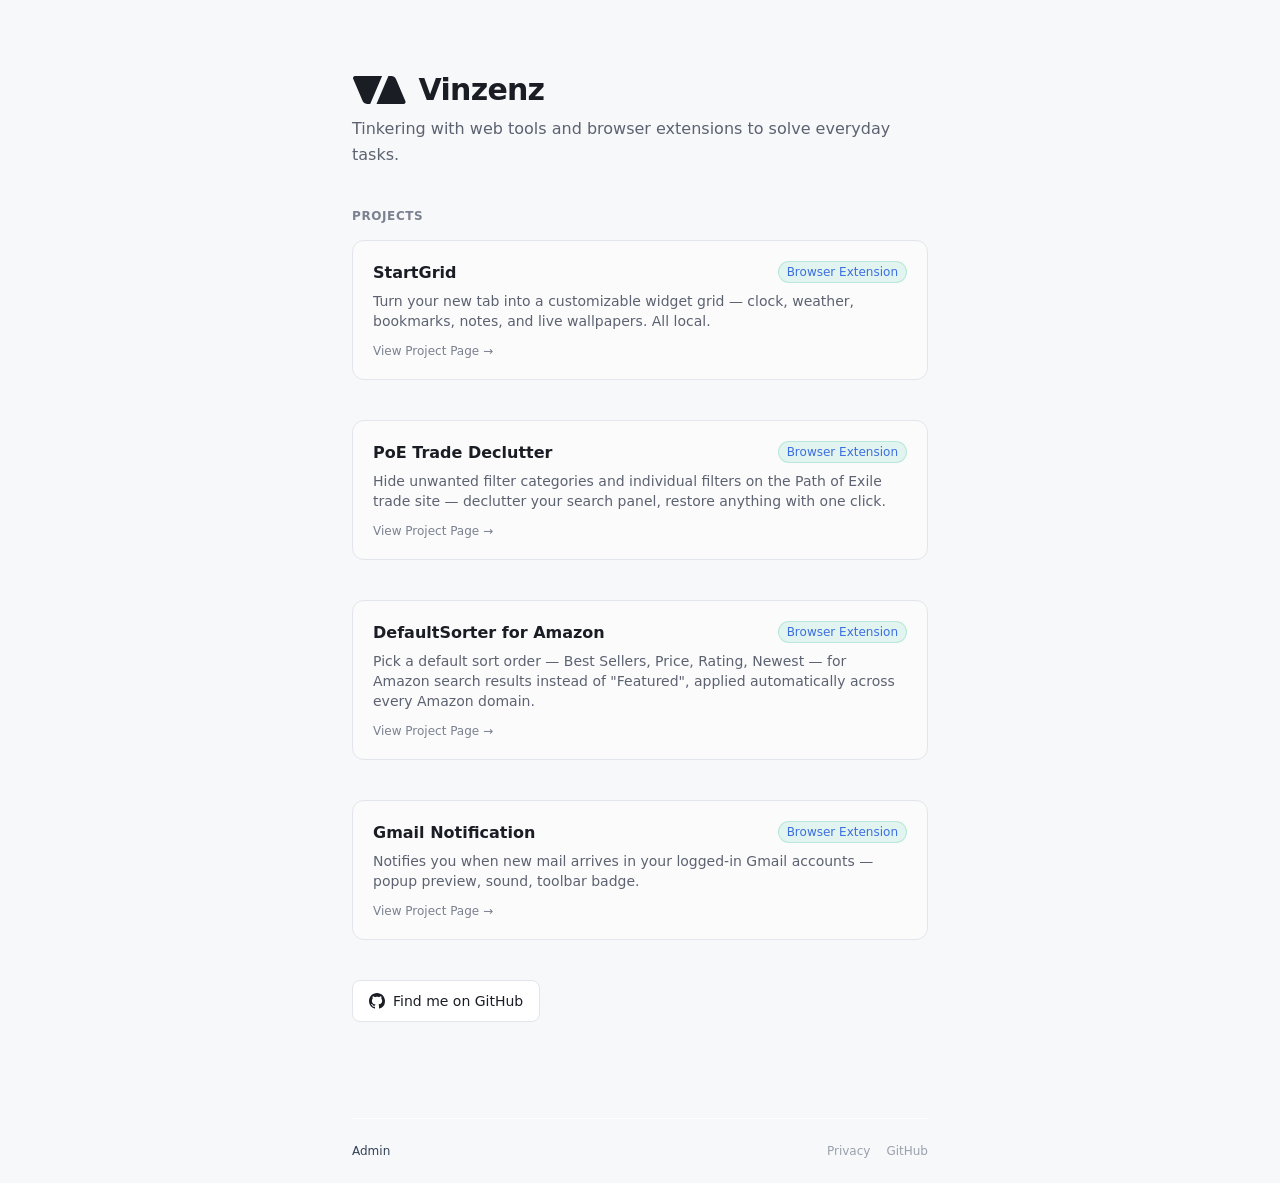
<file: index.html>
<!DOCTYPE html>
<html lang="de">
<head>
    <meta charset="UTF-8">
    <meta name="viewport" content="width=device-width, initial-scale=1.0">
    <title>Vinzenz – Software & Web Extensions</title>
    <!-- SVG-Favicon -->
    <link rel="icon" type="image/svg+xml" href="./assets/icons/favicon.svg">
    <!-- PNG-Fallback für ältere Browser/Systeme -->
    <link rel="icon" type="image/png" sizes="32x32" href="./assets/icons/favicon-32.png">
    <!-- Apple Touch Icon für iOS-Homescreen-Bookmarks (muss PNG/JPG sein, iOS mag kein SVG) -->
    <link rel="apple-touch-icon" href="./assets/icons/apple-touch-icon.png">
    
    <link rel="stylesheet" href="./style.css">
</head>
<body class="bg-slate-950 text-slate-200 min-h-screen flex flex-col justify-between p-6 font-sans antialiased">

    <!-- Hauptinhalt -->
    <main class="max-w-xl mx-auto w-full my-auto py-12">
        
        <!-- Header / Mini-Bio -->
        <header class="mb-10">
            <div class="flex items-center mb-2" style="gap: 12px;">
                <svg class="flex-shrink-0 text-white" style="height: 28px; width: auto;" viewBox="0 0 1950 1000" role="img" aria-label="VA">
                    <path fill="currentColor" d="M 1075 0 L 105.81 0 A 70 70 0 0 0 41.39 97.38 L 383.6 902.58 A 160 160 0 0 0 530.85 1000 L 650 1000 Z"></path>
                    <path fill="currentColor" d="M 875 1000 L 1844.19 1000 A 70 70 0 0 0 1908.61 902.62 L 1566.4 97.42 A 160 160 0 0 0 1419.15 0 L 1300 0 Z"></path>
                </svg>
                <h1 class="text-3xl font-bold tracking-tight text-white">Vinzenz</h1>
            </div>
            <p class="text-slate-400 text-base leading-relaxed">
                Tinkering with web tools and browser extensions to solve everyday tasks.
            </p>
        </header>

        <!-- (StartGrid) -->
        <section class="mb-10">
            <h2 class="text-xs font-semibold uppercase tracking-wider text-slate-500 mb-4">Projects</h2>
            
            <!-- Projekt-Karte -->
            <a href="/startgrid/" class="block p-5 rounded-xl border border-slate-800 bg-slate-900/50 hover:bg-slate-900 hover:border-slate-700 transition-all group">
                <div class="flex items-center justify-between mb-2">
                    <h3 class="font-semibold text-white group-hover:text-emerald-400 transition-colors">StartGrid</h3>
                    <span class="text-xs bg-emerald-500/10 text-emerald-400 border border-emerald-500/20 px-2 py-0.5 rounded-full font-medium">Browser Extension</span>
                </div>
                <p class="text-sm text-slate-400 mb-3">
                     Turn your new tab into a customizable widget grid — clock, weather, bookmarks, notes, and live wallpapers. All local. 
                </p>
                <div class="text-xs text-slate-500 flex items-center gap-1 font-medium group-hover:translate-x-1 transition-transform">
                    View Project Page &rarr;
                </div>
            </a>
        </section>

        <!-- (PoE Trade Declutter ) -->
        <section class="mb-10">
            
            <!-- Projekt-Karte -->
            <a href="poe-trade-declutter" class="block p-5 rounded-xl border border-slate-800 bg-slate-900/50 hover:bg-slate-900 hover:border-slate-700 transition-all group">
                <div class="flex items-center justify-between mb-2">
                    <h3 class="font-semibold text-white group-hover:text-emerald-400 transition-colors">PoE Trade Declutter</h3>
                    <span class="text-xs bg-emerald-500/10 text-emerald-400 border border-emerald-500/20 px-2 py-0.5 rounded-full font-medium">Browser Extension</span>
                </div>
                <p class="text-sm text-slate-400 mb-3">
                     Hide unwanted filter categories and individual filters on the Path of Exile trade site — declutter your search panel, restore anything with one click. 
                </p>
                <div class="text-xs text-slate-500 flex items-center gap-1 font-medium group-hover:translate-x-1 transition-transform">
                    View Project Page &rarr;
                </div>
            </a>
        </section>

        <!-- (DefaultSorter for Amazon) -->
        <section class="mb-10">

            <!-- Projekt-Karte -->
            <a href="defaultsorter-for-amazon" class="block p-5 rounded-xl border border-slate-800 bg-slate-900/50 hover:bg-slate-900 hover:border-slate-700 transition-all group">
                <div class="flex items-center justify-between mb-2">
                    <h3 class="font-semibold text-white group-hover:text-emerald-400 transition-colors">DefaultSorter for Amazon</h3>
                    <div class="flex items-center gap-2">
                        <span class="text-xs bg-emerald-500/10 text-emerald-400 border border-emerald-500/20 px-2 py-0.5 rounded-full font-medium">Browser Extension</span>
                    </div>
                </div>
                <p class="text-sm text-slate-400 mb-3">
                     Pick a default sort order — Best Sellers, Price, Rating, Newest — for Amazon search results instead of "Featured", applied automatically across every Amazon domain.
                </p>
                <div class="text-xs text-slate-500 flex items-center gap-1 font-medium group-hover:translate-x-1 transition-transform">
                    View Project Page &rarr;
                </div>
            </a>
        </section>

        <!-- (Gmail Notification) -->
        <section class="mb-10">

            <!-- Projekt-Karte -->
            <a href="gmail_notification" class="block p-5 rounded-xl border border-slate-800 bg-slate-900/50 hover:bg-slate-900 hover:border-slate-700 transition-all group">
                <div class="flex items-center justify-between mb-2">
                    <h3 class="font-semibold text-white group-hover:text-emerald-400 transition-colors">Gmail Notification</h3>
                    <div class="flex items-center gap-2">
                        <span class="text-xs bg-emerald-500/10 text-emerald-400 border border-emerald-500/20 px-2 py-0.5 rounded-full font-medium">Browser Extension</span>
                    </div>
                </div>
                <p class="text-sm text-slate-400 mb-3">
                     Notifies you when new mail arrives in your logged-in Gmail accounts — popup preview, sound, toolbar badge.
                </p>
                <div class="text-xs text-slate-500 flex items-center gap-1 font-medium group-hover:translate-x-1 transition-transform">
                    View Project Page &rarr;
                </div>
            </a>
        </section>


        <!-- GitHub Link Button -->
        <section class="mb-12">
            <a href="https://github.com/vinzenz-san" target="_blank" rel="noopener noreferrer" 
               class="inline-flex items-center gap-2 px-4 py-2.5 rounded-lg border border-slate-800 bg-slate-900 text-sm font-medium text-slate-300 hover:text-white hover:bg-slate-800 hover:border-slate-700 transition-all">
                <!-- GitHub Icon -->
                <svg class="w-4 h-4 fill-current" viewBox="0 0 24 24">
                    <path d="M12 0C5.37 0 0 5.37 0 12c0 5.31 3.435 9.795 8.205 11.385.6.105.825-.255.825-.57 0-.285-.015-1.23-.015-2.235-3.015.555-3.795-.735-4.035-1.41-.135-.345-.72-1.41-1.23-1.695-.42-.225-1.02-.78-.015-.795.945-.015 1.62.87 1.845 1.23 1.08 1.815 2.805 1.305 3.495.99.105-.78.42-1.305.765-1.605-2.67-.3-5.46-1.335-5.46-5.925 0-1.305.465-2.385 1.23-3.225-.12-.3-.54-1.53.12-3.18 0 0 1.005-.315 3.3 1.23.96-.27 1.98-.405 3-.405s2.04.135 3 .405c2.295-1.56 3.3-1.23 3.3-1.23.66 1.65.24 2.88.12 3.18.765.84 1.23 1.905 1.23 3.225 0 4.605-2.805 5.625-5.475 5.925.435.375.81 1.095.81 2.22 0 1.605-.015 2.895-.015 3.3 0 .315.225.69.825.57A12.02 12.02 0 0024 12c0-6.63-5.37-12-12-12z"/>
                </svg>
                Find me on GitHub
            </a>
        </section>

    </main>

    <footer class="max-w-xl mx-auto w-full border-t border-slate-900 pt-6 text-xs text-slate-600 flex justify-between items-center">
        <a href="/admin" style="color: #334155; text-decoration: none; transition: color 150ms cubic-bezier(.4,0,.2,1);" onmouseover="this.style.color='#94a3b8'" onmouseout="this.style.color='#334155'">Admin</a>
        <div class="flex gap-4">
            <a href="/privacy.html" class="hover:text-slate-400 transition-colors">Privacy</a>
            <a href="https://github.com/vinzenz-san" class="hover:text-slate-400 transition-colors">GitHub</a>
        </div>
    </footer>

</body>
</html>
</file>
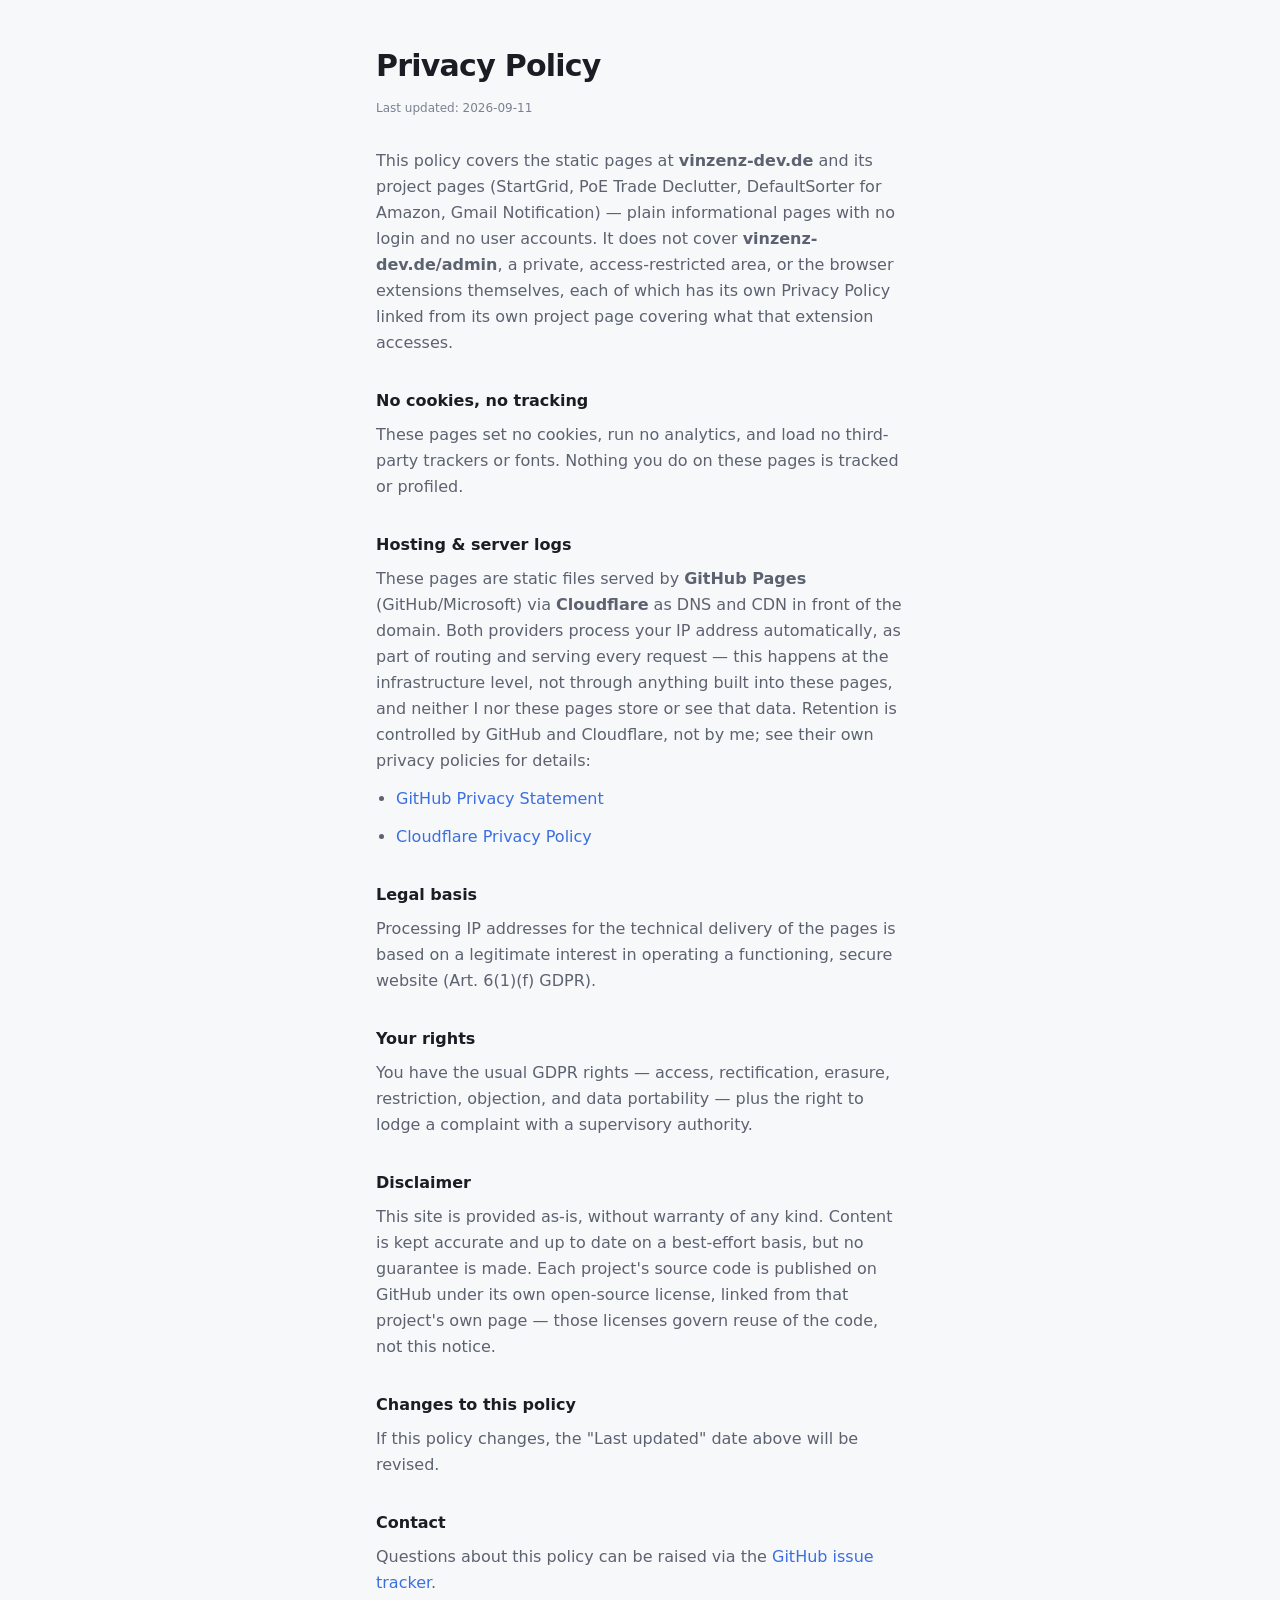
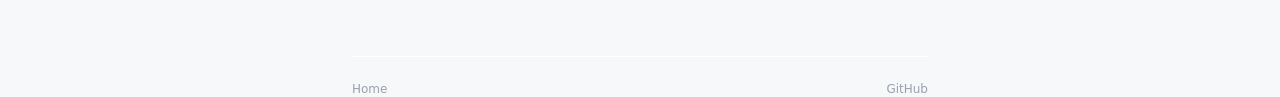
<file: privacy.html>
<!DOCTYPE html>
<html lang="en">
<head>
<meta charset="UTF-8">
<meta name="viewport" content="width=device-width, initial-scale=1.0">
<title>Privacy Policy — vinzenz-dev.de</title>
<meta name="robots" content="noindex, nofollow">
<link rel="icon" type="image/svg+xml" href="./assets/icons/favicon.svg">
<link rel="icon" type="image/png" sizes="32x32" href="./assets/icons/favicon-32.png">
<link rel="apple-touch-icon" href="./assets/icons/apple-touch-icon.png">
<link rel="stylesheet" href="./style.css">
<style>
  .prose h2 { font-size: 1rem; font-weight: 600; color: var(--heading); margin-top: 2rem; margin-bottom: .5rem; }
  .prose h2:first-child { margin-top: 0; }
  .prose p, .prose li { margin-bottom: .75rem; }
  .prose ul { padding-left: 1.25rem; margin-bottom: .75rem; }
  .prose .updated { color: var(--text-faint); margin-bottom: 2rem; }
</style>
</head>
<body class="bg-slate-950 text-slate-200 min-h-screen flex flex-col font-sans antialiased">

<main class="max-w-xl mx-auto w-full p-6 py-12">
  <h1 class="text-3xl font-bold tracking-tight text-white mb-4">Privacy Policy</h1>
  <div class="prose text-slate-400 text-base leading-relaxed">
    <p class="updated text-xs">Last updated: 2026-09-11</p>

    <p>This policy covers the static pages at <strong>vinzenz-dev.de</strong> and its project pages
    (StartGrid, PoE Trade Declutter, DefaultSorter for Amazon, Gmail Notification) — plain
    informational pages with no login and no user accounts. It does not cover
    <strong>vinzenz-dev.de/admin</strong>, a private, access-restricted area, or the browser
    extensions themselves, each of which has its own Privacy Policy linked from its own project
    page covering what that extension accesses.</p>

    <h2>No cookies, no tracking</h2>
    <p>These pages set no cookies, run no analytics, and load no third-party trackers or fonts.
    Nothing you do on these pages is tracked or profiled.</p>

    <h2>Hosting &amp; server logs</h2>
    <p>These pages are static files served by <strong>GitHub Pages</strong> (GitHub/Microsoft) via
    <strong>Cloudflare</strong> as DNS and CDN in front of the domain. Both providers process your
    IP address automatically, as part of routing and serving every request — this happens at the
    infrastructure level, not through anything built into these pages, and neither I nor these
    pages store or see that data. Retention is controlled by GitHub and Cloudflare, not by me; see
    their own privacy policies for details:</p>
    <ul>
      <li><a href="https://docs.github.com/en/site-policy/privacy-policies/github-general-privacy-statement" class="text-emerald-400 hover:text-white transition-colors">GitHub Privacy Statement</a></li>
      <li><a href="https://www.cloudflare.com/privacypolicy/" class="text-emerald-400 hover:text-white transition-colors">Cloudflare Privacy Policy</a></li>
    </ul>

    <h2>Legal basis</h2>
    <p>Processing IP addresses for the technical delivery of the pages is based on a legitimate
    interest in operating a functioning, secure website (Art. 6(1)(f) GDPR).</p>

    <h2>Your rights</h2>
    <p>You have the usual GDPR rights — access, rectification, erasure, restriction, objection, and
    data portability — plus the right to lodge a complaint with a supervisory authority.</p>

    <h2>Disclaimer</h2>
    <p>This site is provided as-is, without warranty of any kind. Content is kept accurate and
    up to date on a best-effort basis, but no guarantee is made. Each project's source code is
    published on GitHub under its own open-source license, linked from that project's own page —
    those licenses govern reuse of the code, not this notice.</p>

    <h2>Changes to this policy</h2>
    <p>If this policy changes, the "Last updated" date above will be revised.</p>

    <h2>Contact</h2>
    <p>Questions about this policy can be raised via the
    <a href="https://github.com/vinzenz-san/vinzenz-san.github.io/issues" class="text-emerald-400 hover:text-white transition-colors">GitHub issue tracker</a>.</p>
  </div>
</main>

<footer class="max-w-xl mx-auto w-full border-t border-slate-900 pt-6 pb-6 px-6 text-xs text-slate-600 flex justify-between items-center">
  <a href="/" class="hover:text-slate-400 transition-colors">Home</a>
  <div class="flex gap-4">
    <a href="https://github.com/vinzenz-san" class="hover:text-slate-400 transition-colors">GitHub</a>
  </div>
</footer>

</body>
</html>
</file>
<file: style.css>
:root {
  --bg: #020617;                    /* slate-950  */
  --surface: rgba(15,23,42,.5);     /* slate-900/50 */
  --surface-solid: #0f172a;         /* slate-900  */
  --surface-hover: #1e293b;         /* slate-800  */
  --border: #1e293b;                /* slate-800  */
  --border-hover: #334155;          /* slate-700  */
  --heading: #ffffff;
  --text-body: #e2e8f0;             /* slate-200  */
  --text-btn: #cbd5e1;              /* slate-300  */
  --text-muted: #94a3b8;            /* slate-400  */
  --text-faint: #64748b;            /* slate-500  */
  --text-footer: #475569;           /* slate-600  */
  --accent: #34d399;                /* emerald-400 */
  --dur: 150ms;
  --ease: cubic-bezier(.4,0,.2,1);
}
@media (prefers-color-scheme: light) {
  :root {
    --bg: #f7f8fa;
    --surface: rgba(255,255,255,.5);
    --surface-solid: #ffffff;
    --surface-hover: #e2e5ea;
    --border: #e2e5ea;
    --border-hover: #c7cbd3;
    --heading: #1a1d24;
    --text-body: #1a1d24;
    --text-btn: #1a1d24;
    --text-muted: #5c6270;
    --text-faint: #7b8190;
    --text-footer: #9aa0ac;
    --accent: #3b6fe0;
  }
}

/* --- reset (Tailwind Preflight, trimmed to what this page needs) --- */
*, ::before, ::after { box-sizing: border-box; border: 0 solid; }
* { margin: 0; }
h1, h2, h3 { font-size: inherit; font-weight: inherit; }
a { color: inherit; text-decoration: none; }
svg { display: block; vertical-align: middle; }

/* --- layout --- */
.block { display: block; }
.flex { display: flex; }
.inline-flex { display: inline-flex; }
.flex-col { flex-direction: column; }
.items-center { align-items: center; }
.justify-between { justify-content: space-between; }
.justify-end { justify-content: flex-end; }
.min-h-screen { min-height: 100vh; }
.w-full { width: 100%; }
.max-w-xl { max-width: 36rem; }
.mx-auto { margin-left: auto; margin-right: auto; }
.my-auto { margin-top: auto; margin-bottom: auto; }
.gap-1 { gap: .25rem; }
.gap-2 { gap: .5rem; }
.gap-4 { gap: 1rem; }
.w-4 { width: 1rem; }
.h-4 { height: 1rem; }

/* --- spacing --- */
.p-5 { padding: 1.25rem; }
.p-6 { padding: 1.5rem; }
.px-2 { padding-left: .5rem; padding-right: .5rem; }
.px-4 { padding-left: 1rem; padding-right: 1rem; }
.py-0\.5 { padding-top: .125rem; padding-bottom: .125rem; }
.py-2\.5 { padding-top: .625rem; padding-bottom: .625rem; }
.py-12 { padding-top: 3rem; padding-bottom: 3rem; }
.pt-6 { padding-top: 1.5rem; }
.mb-2 { margin-bottom: .5rem; }
.mb-3 { margin-bottom: .75rem; }
.mb-4 { margin-bottom: 1rem; }
.mb-10 { margin-bottom: 2.5rem; }
.mb-12 { margin-bottom: 3rem; }

/* --- typography --- */
.font-sans { font-family: ui-sans-serif, system-ui, -apple-system, "Segoe UI",
             Roboto, "Helvetica Neue", Arial, "Noto Sans", sans-serif,
             "Apple Color Emoji", "Segoe UI Emoji"; }
.antialiased { -webkit-font-smoothing: antialiased; -moz-osx-font-smoothing: grayscale; }
.text-3xl { font-size: 1.875rem; line-height: 2.25rem; }
.text-base { font-size: 1rem; line-height: 1.5rem; }
.text-sm { font-size: .875rem; line-height: 1.25rem; }
.text-xs { font-size: .75rem; line-height: 1rem; }
.font-bold { font-weight: 700; }
.font-semibold { font-weight: 600; }
.font-medium { font-weight: 500; }
.uppercase { text-transform: uppercase; }
.tracking-tight { letter-spacing: -.025em; }
.tracking-wider { letter-spacing: .05em; }
.leading-relaxed { line-height: 1.625; }

/* --- color --- */
.bg-slate-950 { background-color: var(--bg); }
.bg-slate-900\/50 { background-color: var(--surface); }
.bg-slate-900 { background-color: var(--surface-solid); }
.bg-emerald-500\/10 { background-color: rgba(16,185,129,.1); }
.text-white { color: var(--heading); }
.text-slate-200 { color: var(--text-body); }
.text-slate-300 { color: var(--text-btn); }
.text-slate-400 { color: var(--text-muted); }
.text-slate-500 { color: var(--text-faint); }
.text-slate-600 { color: var(--text-footer); }
.text-emerald-400 { color: var(--accent); }
.fill-current { fill: currentColor; }

/* --- borders --- */
.border { border-width: 1px; }
.border-t { border-top-width: 1px; }
.border-slate-800 { border-color: var(--border); }
.border-slate-900 { border-color: var(--surface-solid); }
.border-emerald-500\/20 { border-color: rgba(16,185,129,.2); }
.rounded-lg { border-radius: .5rem; }
.rounded-xl { border-radius: .75rem; }
.rounded-full { border-radius: 9999px; }

/* --- transitions --- */
.transition-all { transition: all var(--dur) var(--ease); }
.transition-colors { transition: color var(--dur) var(--ease),
                                 background-color var(--dur) var(--ease),
                                 border-color var(--dur) var(--ease),
                                 fill var(--dur) var(--ease); }
.transition-transform { transition: transform var(--dur) var(--ease); }

/* --- hover (must stay after the base rules) --- */
.hover\:bg-slate-900:hover { background-color: var(--surface-solid); }
.hover\:bg-slate-800:hover { background-color: var(--surface-hover); }
.hover\:border-slate-700:hover { border-color: var(--border-hover); }
.hover\:text-white:hover { color: var(--heading); }
.hover\:text-slate-400:hover { color: var(--text-muted); }
.group:hover .group-hover\:text-emerald-400 { color: var(--accent); }
.group:hover .group-hover\:translate-x-1 { transform: translateX(.25rem); }
</file>
